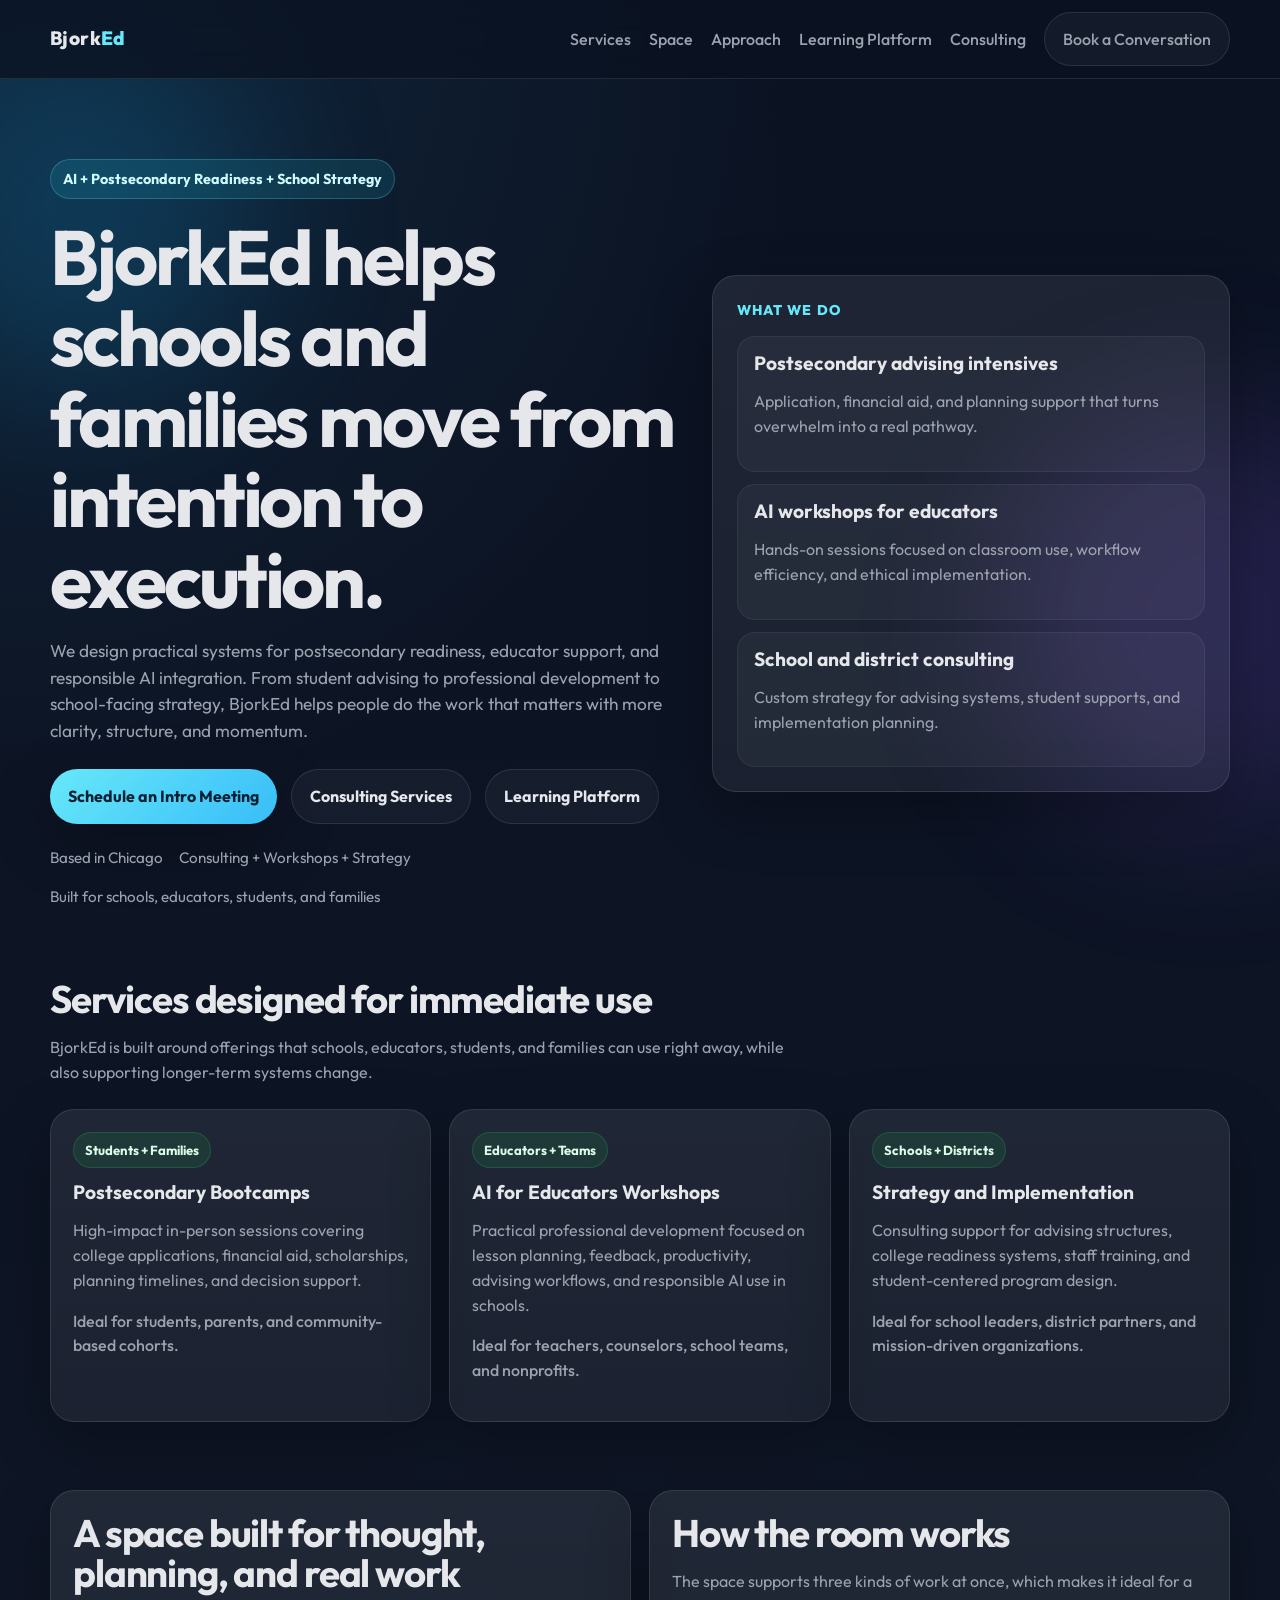
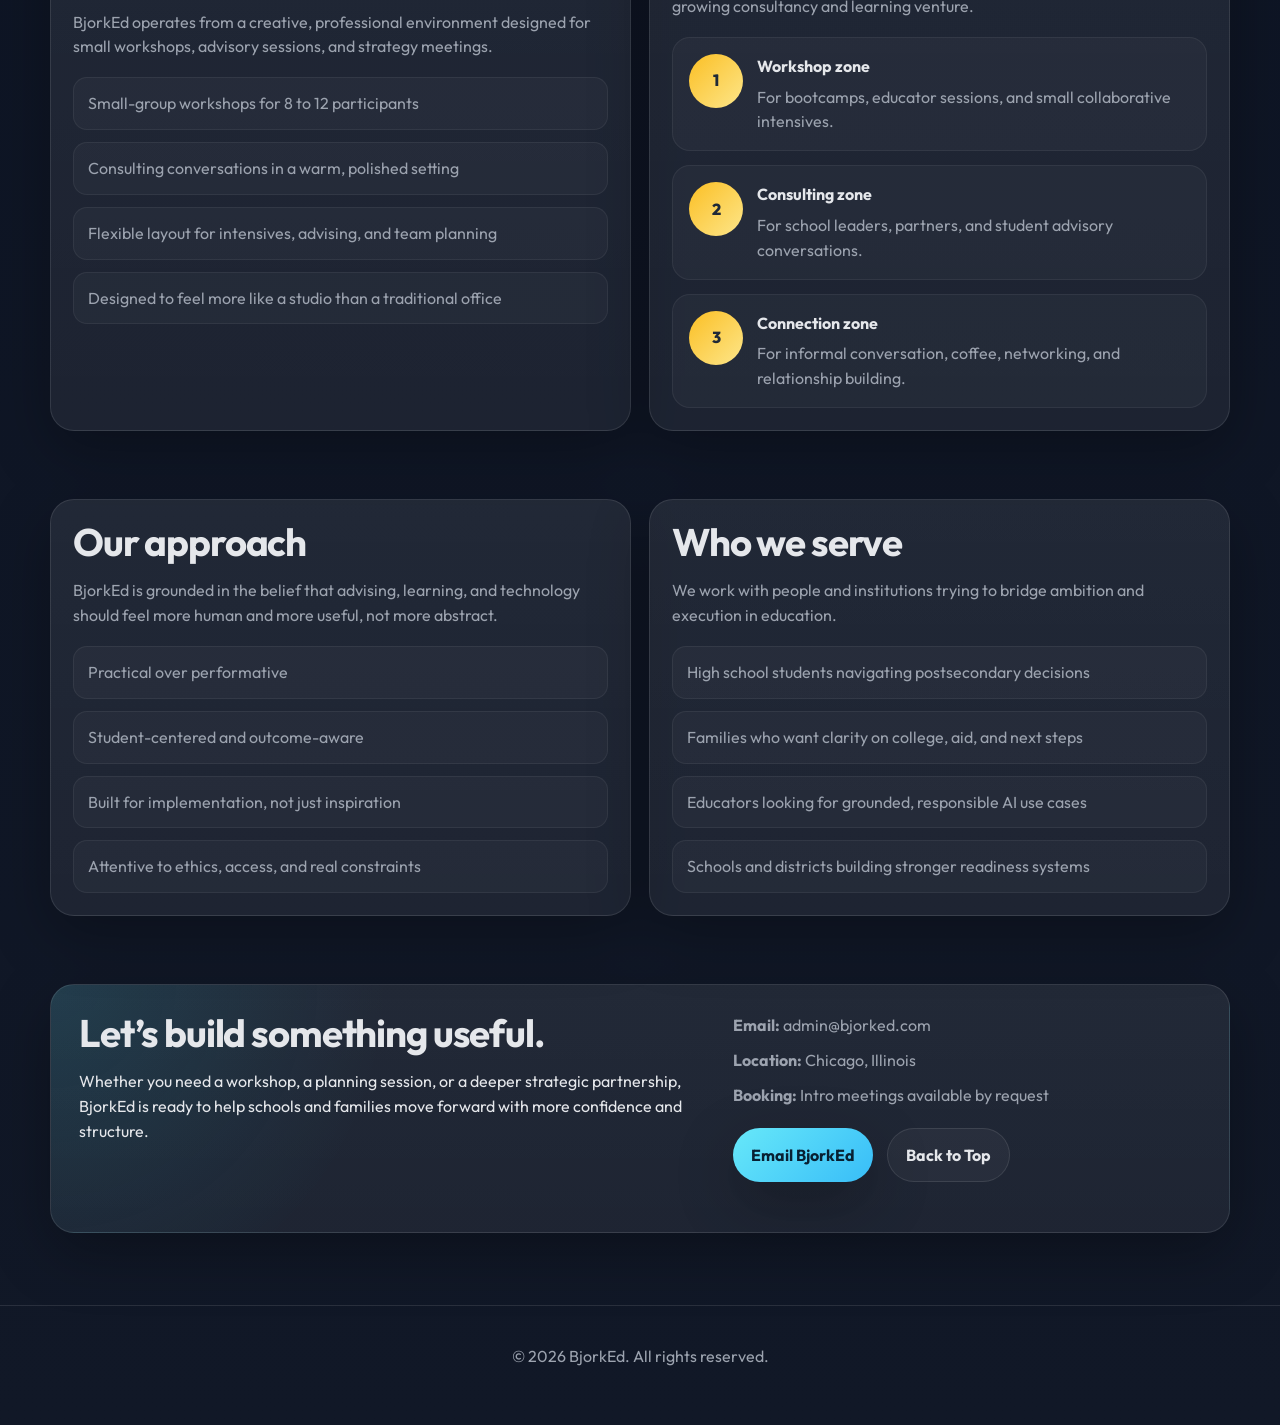
<file: index.html>
<!DOCTYPE html>
<html lang="en">
<head>
  <meta charset="UTF-8" />
  <meta name="viewport" content="width=device-width, initial-scale=1.0" />
  <meta
    name="description"
    content="BjorkEd helps schools, educators, students, and families navigate postsecondary readiness, AI integration, and practical advising systems."
  />
  <title>BjorkEd | AI + Postsecondary Readiness</title>

  <link rel="preconnect" href="https://fonts.googleapis.com" />
  <link rel="preconnect" href="https://fonts.gstatic.com" crossorigin />
  <link
    href="https://fonts.googleapis.com/css2?family=Outfit:wght@300;400;500;600;700;800&display=swap"
    rel="stylesheet"
  />
  <link rel="stylesheet" href="styles.css" />
</head>
<body>
  <div class="background-blob blob-1"></div>
  <div class="background-blob blob-2"></div>

  <nav class="nav">
    <div class="container nav-inner">
      <a class="brand" href="#top">Bjork<span>Ed</span></a>

      <button class="menu-toggle" id="menu-toggle" aria-label="Toggle menu" aria-expanded="false">
        ☰
      </button>

      <div class="nav-links" id="nav-links">
        <a href="#services">Services</a>
        <a href="#space">Space</a>
        <a href="#approach">Approach</a>
        <a href="./learning/">Learning Platform</a>
        <a href="./consulting/">Consulting</a>
        <a href="#contact" class="btn btn-secondary nav-cta">Book a Conversation</a>
      </div>
    </div>
  </nav>

  <main id="top">
    <section class="hero container">
      <div class="hero-grid">
        <div class="hero-copy">
          <div class="eyebrow">AI + Postsecondary Readiness + School Strategy</div>
          <h1>
            BjorkEd helps schools and families move from intention to execution.
          </h1>
          <p class="subtitle">
            We design practical systems for postsecondary readiness, educator support,
            and responsible AI integration. From student advising to professional
            development to school-facing strategy, BjorkEd helps people do the work that
            matters with more clarity, structure, and momentum.
          </p>

          <div class="hero-actions">
            <a href="#contact" class="btn btn-primary">Schedule an Intro Meeting</a>
            <a href="./consulting/" class="btn btn-secondary">Consulting Services</a>
            <a href="./learning/" class="btn btn-secondary">Learning Platform</a>
          </div>

          <div class="proof-points">
            <span>Based in Chicago</span>
            <span>Consulting + Workshops + Strategy</span>
            <span>Built for schools, educators, students, and families</span>
          </div>
        </div>

        <div class="hero-card">
          <div class="card-label">What we do</div>

          <div class="hero-service">
            <h3>Postsecondary advising intensives</h3>
            <p>
              Application, financial aid, and planning support that turns overwhelm into
              a real pathway.
            </p>
          </div>

          <div class="hero-service">
            <h3>AI workshops for educators</h3>
            <p>
              Hands-on sessions focused on classroom use, workflow efficiency, and
              ethical implementation.
            </p>
          </div>

          <div class="hero-service">
            <h3>School and district consulting</h3>
            <p>
              Custom strategy for advising systems, student supports, and implementation
              planning.
            </p>
          </div>
        </div>
      </div>
    </section>

    <section id="services" class="section container">
      <div class="section-head">
        <h2>Services designed for immediate use</h2>
        <p>
          BjorkEd is built around offerings that schools, educators, students, and
          families can use right away, while also supporting longer-term systems change.
        </p>
      </div>

      <div class="grid-3">
        <article class="card">
          <span class="tag">Students + Families</span>
          <h3>Postsecondary Bootcamps</h3>
          <p>
            High-impact in-person sessions covering college applications, financial aid,
            scholarships, planning timelines, and decision support.
          </p>
          <p class="card-note">
            Ideal for students, parents, and community-based cohorts.
          </p>
        </article>

        <article class="card">
          <span class="tag">Educators + Teams</span>
          <h3>AI for Educators Workshops</h3>
          <p>
            Practical professional development focused on lesson planning, feedback,
            productivity, advising workflows, and responsible AI use in schools.
          </p>
          <p class="card-note">
            Ideal for teachers, counselors, school teams, and nonprofits.
          </p>
        </article>

        <article class="card">
          <span class="tag">Schools + Districts</span>
          <h3>Strategy and Implementation</h3>
          <p>
            Consulting support for advising structures, college readiness systems, staff
            training, and student-centered program design.
          </p>
          <p class="card-note">
            Ideal for school leaders, district partners, and mission-driven organizations.
          </p>
        </article>
      </div>
    </section>

    <section id="space" class="section container">
      <div class="two-col">
        <article class="card">
          <div class="section-head compact">
            <h2>A space built for thought, planning, and real work</h2>
            <p>
              BjorkEd operates from a creative, professional environment designed for
              small workshops, advisory sessions, and strategy meetings.
            </p>
          </div>

          <ul class="feature-list">
            <li>Small-group workshops for 8 to 12 participants</li>
            <li>Consulting conversations in a warm, polished setting</li>
            <li>Flexible layout for intensives, advising, and team planning</li>
            <li>Designed to feel more like a studio than a traditional office</li>
          </ul>
        </article>

        <article class="card">
          <div class="section-head compact">
            <h2>How the room works</h2>
            <p>
              The space supports three kinds of work at once, which makes it ideal for a
              growing consultancy and learning venture.
            </p>
          </div>

          <div class="steps">
            <div class="step">
              <div class="step-number">1</div>
              <div>
                <strong>Workshop zone</strong>
                <p>For bootcamps, educator sessions, and small collaborative intensives.</p>
              </div>
            </div>

            <div class="step">
              <div class="step-number">2</div>
              <div>
                <strong>Consulting zone</strong>
                <p>For school leaders, partners, and student advisory conversations.</p>
              </div>
            </div>

            <div class="step">
              <div class="step-number">3</div>
              <div>
                <strong>Connection zone</strong>
                <p>For informal conversation, coffee, networking, and relationship building.</p>
              </div>
            </div>
          </div>
        </article>
      </div>
    </section>

    <section id="approach" class="section container">
      <div class="two-col">
        <article class="card">
          <div class="section-head compact">
            <h2>Our approach</h2>
            <p>
              BjorkEd is grounded in the belief that advising, learning, and technology
              should feel more human and more useful, not more abstract.
            </p>
          </div>

          <ul class="feature-list">
            <li>Practical over performative</li>
            <li>Student-centered and outcome-aware</li>
            <li>Built for implementation, not just inspiration</li>
            <li>Attentive to ethics, access, and real constraints</li>
          </ul>
        </article>

        <article class="card">
          <div class="section-head compact">
            <h2>Who we serve</h2>
            <p>
              We work with people and institutions trying to bridge ambition and execution
              in education.
            </p>
          </div>

          <ul class="feature-list">
            <li>High school students navigating postsecondary decisions</li>
            <li>Families who want clarity on college, aid, and next steps</li>
            <li>Educators looking for grounded, responsible AI use cases</li>
            <li>Schools and districts building stronger readiness systems</li>
          </ul>
        </article>
      </div>
    </section>

    <section id="contact" class="section container contact-section">
      <div class="cta-box">
        <div>
          <h2>Let’s build something useful.</h2>
          <p>
            Whether you need a workshop, a planning session, or a deeper strategic
            partnership, BjorkEd is ready to help schools and families move forward with
            more confidence and structure.
          </p>
        </div>

        <div class="contact-panel">
          <ul class="contact-list">
            <li><strong>Email:</strong> admin@bjorked.com</li>
            <li><strong>Location:</strong> Chicago, Illinois</li>
            <li><strong>Booking:</strong> Intro meetings available by request</li>
          </ul>

          <div class="hero-actions">
            <a
              class="btn btn-primary"
              href="mailto:admin@bjorked.com?subject=BjorkEd%20Inquiry"
            >
              Email BjorkEd
            </a>
            <a class="btn btn-secondary" href="#top">Back to Top</a>
          </div>
        </div>
      </div>
    </section>
  </main>

  <footer>
    <p>&copy; <span id="year"></span> BjorkEd. All rights reserved.</p>
  </footer>

  <script src="script.js"></script>
</body>
</html>
</file>
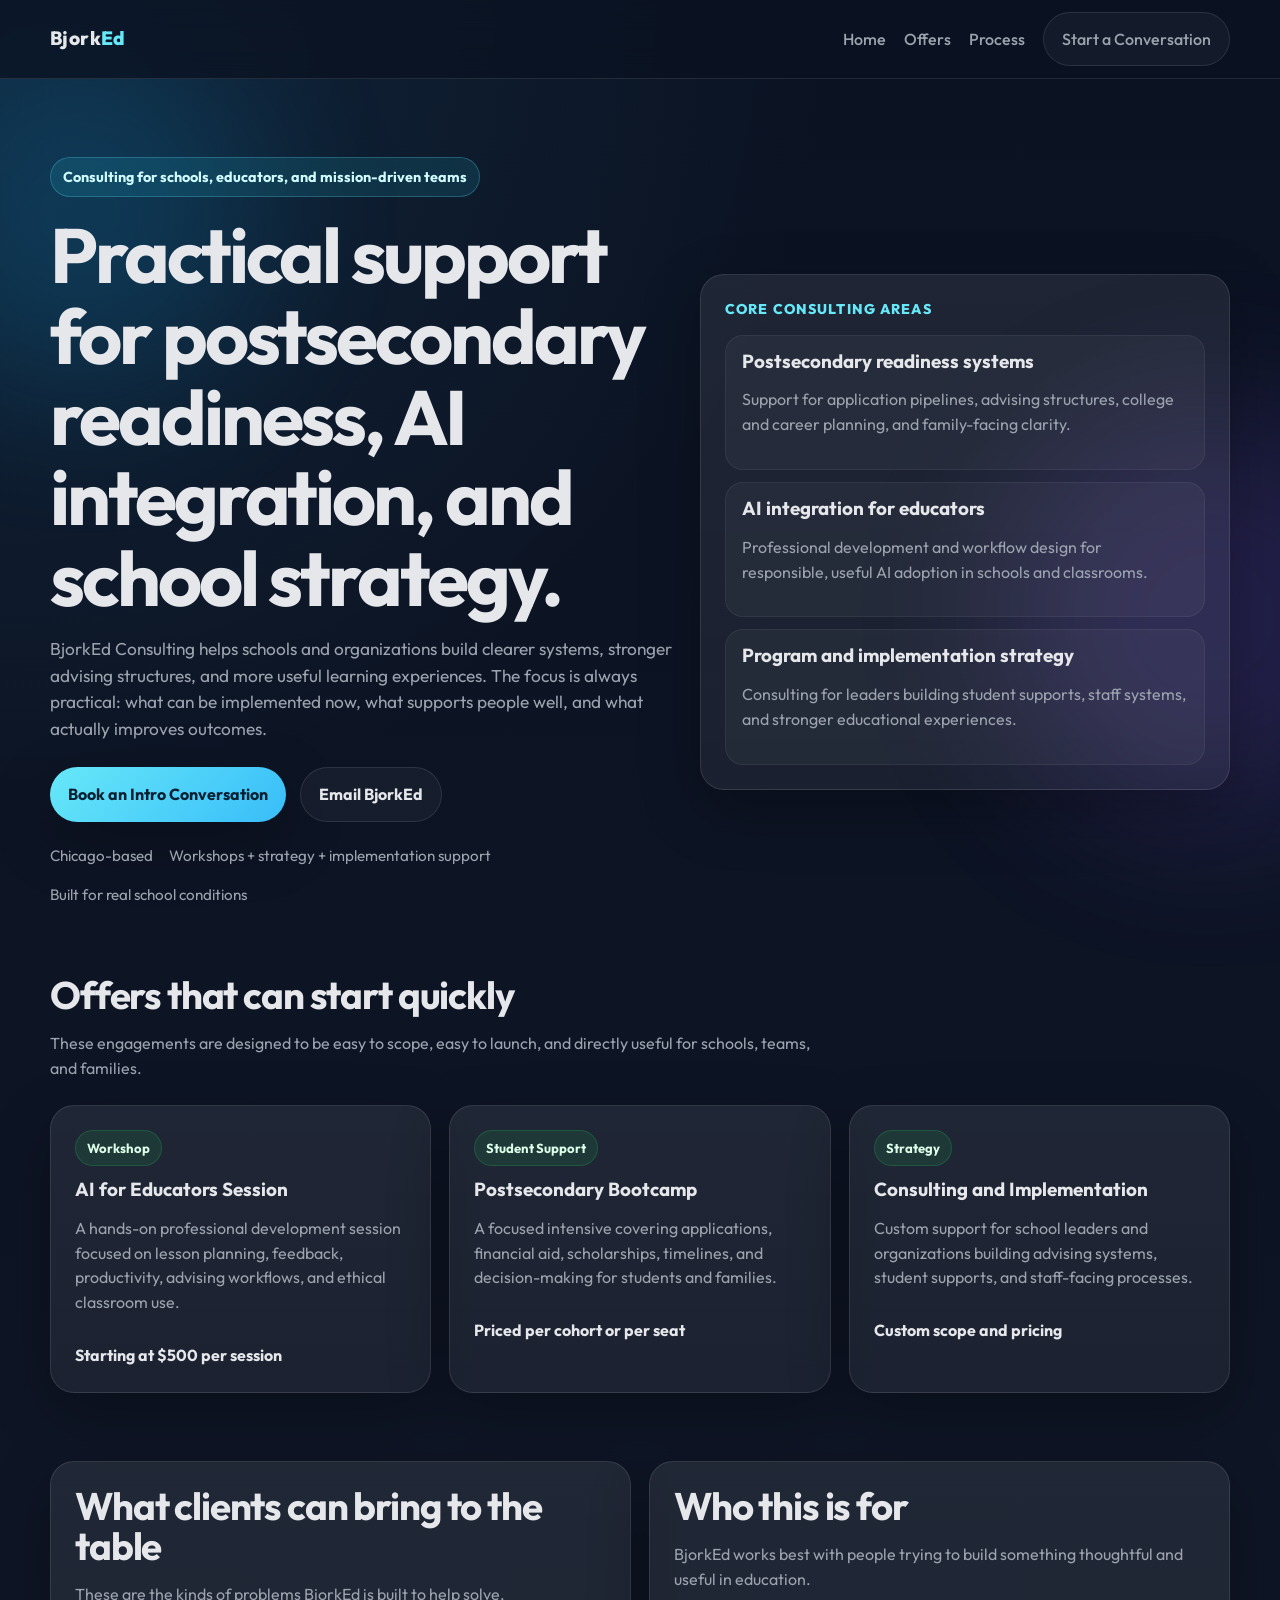
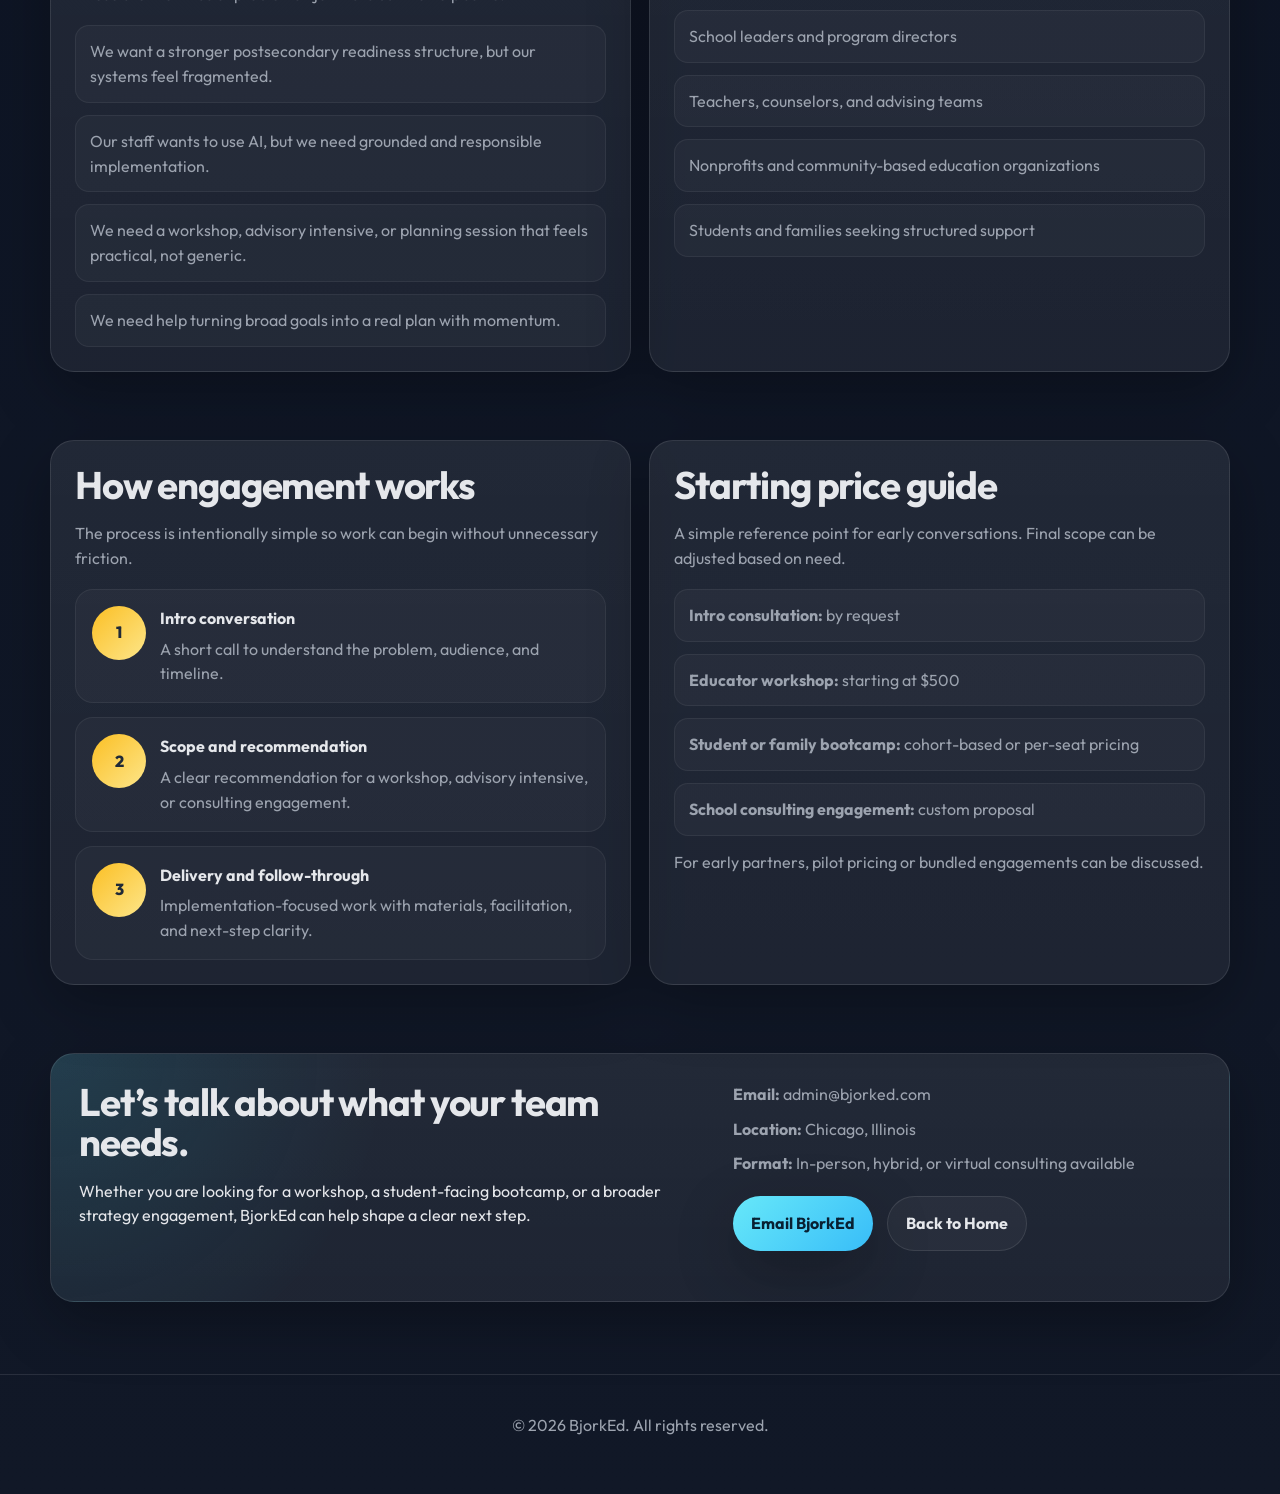
<file: consulting/index.html>
<!DOCTYPE html>
<html lang="en">
<head>
  <meta charset="UTF-8" />
  <meta name="viewport" content="width=device-width, initial-scale=1.0" />
  <meta
    name="description"
    content="BjorkEd consulting supports schools, educators, and mission-driven organizations with postsecondary readiness strategy, AI integration, workshops, and implementation support."
  />
  <title>BjorkEd Consulting | Strategy, Workshops, and School Support</title>

  <link rel="preconnect" href="https://fonts.googleapis.com" />
  <link rel="preconnect" href="https://fonts.gstatic.com" crossorigin />
  <link
    href="https://fonts.googleapis.com/css2?family=Outfit:wght@300;400;500;600;700;800&display=swap"
    rel="stylesheet"
  />
  <style>
    :root {
      --bg: #0b1222;
      --bg-2: #111827;
      --panel: rgba(255, 255, 255, 0.06);
      --panel-strong: rgba(255, 255, 255, 0.08);
      --line: rgba(255, 255, 255, 0.1);
      --text: #e5e7eb;
      --muted: #9ca3af;
      --accent: #67e8f9;
      --accent-2: #38bdf8;
      --green: #22c55e;
      --gold: #fbbf24;
      --shadow: 0 20px 60px rgba(0, 0, 0, 0.28);
      --radius: 24px;
      --max-width: 1180px;
    }

    * { box-sizing: border-box; }
    html { scroll-behavior: smooth; }
    body {
      margin: 0;
      font-family: "Outfit", sans-serif;
      background:
        radial-gradient(circle at top left, rgba(56, 189, 248, 0.12), transparent 25%),
        linear-gradient(180deg, var(--bg) 0%, var(--bg-2) 100%);
      color: var(--text);
      line-height: 1.55;
      overflow-x: hidden;
    }

    a { color: inherit; text-decoration: none; }

    .container {
      width: min(calc(100% - 32px), var(--max-width));
      margin: 0 auto;
    }

    .background-blob {
      position: fixed;
      border-radius: 999px;
      filter: blur(80px);
      opacity: 0.18;
      z-index: -1;
      pointer-events: none;
    }

    .blob-1 {
      width: 360px;
      height: 360px;
      background: #0ea5e9;
      top: 4%;
      left: -100px;
    }

    .blob-2 {
      width: 420px;
      height: 420px;
      background: #8b5cf6;
      right: -140px;
      bottom: 8%;
    }

    .nav {
      position: sticky;
      top: 0;
      z-index: 100;
      backdrop-filter: blur(16px);
      background: rgba(11, 18, 34, 0.78);
      border-bottom: 1px solid var(--line);
    }

    .nav-inner {
      display: flex;
      align-items: center;
      justify-content: space-between;
      gap: 20px;
      min-height: 78px;
    }

    .brand {
      font-size: 1.2rem;
      font-weight: 800;
      letter-spacing: 0.02em;
    }

    .brand span { color: var(--accent); }

    .nav-links {
      display: flex;
      align-items: center;
      gap: 18px;
      flex-wrap: wrap;
    }

    .nav-links a {
      color: var(--muted);
      font-weight: 500;
      transition: color 0.2s ease;
    }

    .nav-links a:hover { color: var(--text); }

    .menu-toggle {
      display: none;
      border: 1px solid var(--line);
      background: rgba(255, 255, 255, 0.04);
      color: var(--text);
      border-radius: 14px;
      padding: 10px 12px;
      font-size: 1.1rem;
      cursor: pointer;
    }

    .btn {
      display: inline-flex;
      align-items: center;
      justify-content: center;
      gap: 10px;
      padding: 14px 18px;
      border-radius: 999px;
      font-weight: 700;
      transition: transform 0.2s ease, border-color 0.2s ease, background 0.2s ease;
    }

    .btn:hover { transform: translateY(-1px); }

    .btn-primary {
      color: #082032;
      background: linear-gradient(135deg, var(--accent), var(--accent-2));
      box-shadow: var(--shadow);
    }

    .btn-secondary {
      color: var(--text);
      background: rgba(255, 255, 255, 0.04);
      border: 1px solid var(--line);
    }

    h1, h2, h3 {
      margin: 0 0 14px;
      line-height: 1.05;
    }

    h1 {
      font-size: clamp(2.7rem, 6vw, 4.8rem);
      letter-spacing: -0.04em;
    }

    h2 {
      font-size: clamp(1.8rem, 3vw, 2.5rem);
      letter-spacing: -0.03em;
    }

    h3 { font-size: 1.18rem; }

    .hero {
      padding: 78px 0 34px;
    }

    .hero-grid {
      display: grid;
      grid-template-columns: 1.08fr 0.92fr;
      gap: 28px;
      align-items: center;
    }

    .eyebrow {
      display: inline-block;
      margin-bottom: 18px;
      padding: 8px 12px;
      font-size: 0.9rem;
      font-weight: 700;
      border-radius: 999px;
      color: #cffafe;
      background: rgba(34, 211, 238, 0.12);
      border: 1px solid rgba(103, 232, 249, 0.24);
    }

    .subtitle,
    .section-head p,
    .card p,
    .feature-list li,
    .note,
    .step p,
    .contact-list li,
    .hero-panel p,
    .audience-list li,
    .price-list li {
      color: var(--muted);
    }

    .subtitle {
      max-width: 720px;
      font-size: 1.08rem;
      margin-bottom: 24px;
    }

    .hero-actions,
    .button-row {
      display: flex;
      gap: 14px;
      flex-wrap: wrap;
      margin-bottom: 22px;
    }

    .proof-points {
      display: flex;
      flex-wrap: wrap;
      gap: 16px;
      color: var(--muted);
      font-size: 0.95rem;
    }

    .hero-panel,
    .card,
    .cta-box {
      border: 1px solid var(--line);
      background: linear-gradient(180deg, var(--panel-strong), var(--panel));
      border-radius: var(--radius);
      box-shadow: var(--shadow);
    }

    .hero-panel,
    .card { padding: 24px; }

    .card-label {
      font-size: 0.88rem;
      text-transform: uppercase;
      letter-spacing: 0.08em;
      font-weight: 800;
      color: var(--accent);
      margin-bottom: 14px;
    }

    .panel-block {
      padding: 16px;
      border-radius: 18px;
      border: 1px solid rgba(255, 255, 255, 0.06);
      background: rgba(255, 255, 255, 0.04);
      margin-bottom: 12px;
    }

    .panel-block:last-child { margin-bottom: 0; }

    .section { padding: 34px 0; }

    .section-head {
      max-width: 760px;
      margin-bottom: 24px;
    }

    .section-head.compact { margin-bottom: 18px; }

    .grid-3,
    .grid-2 {
      display: grid;
      gap: 18px;
    }

    .grid-3 { grid-template-columns: repeat(3, 1fr); }
    .grid-2 { grid-template-columns: 1fr 1fr; }

    .tag {
      display: inline-block;
      margin-bottom: 14px;
      padding: 7px 11px;
      border-radius: 999px;
      font-size: 0.82rem;
      font-weight: 700;
      color: #dcfce7;
      background: rgba(34, 197, 94, 0.12);
      border: 1px solid rgba(34, 197, 94, 0.22);
    }

    .price {
      display: inline-block;
      margin-top: 12px;
      font-weight: 700;
      color: var(--text);
    }

    .feature-list,
    .audience-list,
    .price-list,
    .contact-list {
      list-style: none;
      padding: 0;
      margin: 0;
    }

    .feature-list,
    .audience-list,
    .price-list {
      display: grid;
      gap: 12px;
    }

    .feature-list li,
    .audience-list li,
    .price-list li {
      padding: 13px 14px;
      border-radius: 14px;
      border: 1px solid rgba(255, 255, 255, 0.06);
      background: rgba(255, 255, 255, 0.03);
    }

    .steps {
      display: grid;
      gap: 14px;
    }

    .step {
      display: grid;
      grid-template-columns: 54px 1fr;
      gap: 14px;
      padding: 16px;
      border-radius: 18px;
      border: 1px solid rgba(255, 255, 255, 0.06);
      background: rgba(255, 255, 255, 0.03);
    }

    .step-number {
      width: 54px;
      height: 54px;
      display: grid;
      place-items: center;
      border-radius: 50%;
      font-weight: 800;
      color: #1f2937;
      background: linear-gradient(135deg, var(--gold), #fde68a);
    }

    .step p { margin: 6px 0 0; }

    .cta-box {
      padding: 28px;
      display: grid;
      grid-template-columns: 1.15fr 0.85fr;
      gap: 20px;
      background:
        radial-gradient(circle at top left, rgba(34, 211, 238, 0.12), transparent 28%),
        linear-gradient(180deg, var(--panel-strong), var(--panel));
    }

    .contact-panel {
      display: flex;
      flex-direction: column;
      justify-content: center;
    }

    .contact-list {
      display: grid;
      gap: 10px;
      margin-bottom: 20px;
    }

    footer {
      padding: 22px 16px 40px;
      text-align: center;
      color: var(--muted);
      border-top: 1px solid var(--line);
    }

    @media (max-width: 980px) {
      .hero-grid,
      .grid-3,
      .grid-2,
      .cta-box {
        grid-template-columns: 1fr;
      }
    }

    @media (max-width: 760px) {
      .menu-toggle {
        display: inline-flex;
      }

      .nav-inner {
        align-items: flex-start;
        flex-wrap: wrap;
        padding: 14px 0;
      }

      .nav-links {
        display: none;
        width: 100%;
        flex-direction: column;
        align-items: flex-start;
        gap: 14px;
        padding-top: 12px;
      }

      .nav-links.open { display: flex; }
      .hero { padding-top: 56px; }
      .hero-actions, .button-row { flex-direction: column; }
      .hero-actions .btn, .button-row .btn { width: 100%; }
      .proof-points { flex-direction: column; gap: 10px; }
    }
  </style>
</head>
<body>
  <div class="background-blob blob-1"></div>
  <div class="background-blob blob-2"></div>

  <nav class="nav">
    <div class="container nav-inner">
      <a class="brand" href="../index.html">Bjork<span>Ed</span></a>

      <button class="menu-toggle" id="menu-toggle" aria-label="Toggle menu" aria-expanded="false">
        ☰
      </button>

      <div class="nav-links" id="nav-links">
        <a href="../index.html">Home</a>
        <a href="#offers">Offers</a>
        <a href="#process">Process</a>
        <a href="#contact" class="btn btn-secondary">Start a Conversation</a>
      </div>
    </div>
  </nav>

  <main>
    <section class="hero container">
      <div class="hero-grid">
        <div>
          <div class="eyebrow">Consulting for schools, educators, and mission-driven teams</div>
          <h1>Practical support for postsecondary readiness, AI integration, and school strategy.</h1>
          <p class="subtitle">
            BjorkEd Consulting helps schools and organizations build clearer systems, stronger advising structures, and more useful learning experiences. The focus is always practical: what can be implemented now, what supports people well, and what actually improves outcomes.
          </p>
          <div class="hero-actions">
            <a href="#contact" class="btn btn-primary">Book an Intro Conversation</a>
            <a href="mailto:hello@bjorked.com?subject=BjorkEd%20Consulting%20Inquiry" class="btn btn-secondary">Email BjorkEd</a>
          </div>
          <div class="proof-points">
            <span>Chicago-based</span>
            <span>Workshops + strategy + implementation support</span>
            <span>Built for real school conditions</span>
          </div>
        </div>

        <div class="hero-panel">
          <div class="card-label">Core consulting areas</div>
          <div class="panel-block">
            <h3>Postsecondary readiness systems</h3>
            <p>Support for application pipelines, advising structures, college and career planning, and family-facing clarity.</p>
          </div>
          <div class="panel-block">
            <h3>AI integration for educators</h3>
            <p>Professional development and workflow design for responsible, useful AI adoption in schools and classrooms.</p>
          </div>
          <div class="panel-block">
            <h3>Program and implementation strategy</h3>
            <p>Consulting for leaders building student supports, staff systems, and stronger educational experiences.</p>
          </div>
        </div>
      </div>
    </section>

    <section id="offers" class="section container">
      <div class="section-head">
        <h2>Offers that can start quickly</h2>
        <p>These engagements are designed to be easy to scope, easy to launch, and directly useful for schools, teams, and families.</p>
      </div>

      <div class="grid-3">
        <article class="card">
          <span class="tag">Workshop</span>
          <h3>AI for Educators Session</h3>
          <p>
            A hands-on professional development session focused on lesson planning, feedback, productivity, advising workflows, and ethical classroom use.
          </p>
          <span class="price">Starting at $500 per session</span>
        </article>

        <article class="card">
          <span class="tag">Student Support</span>
          <h3>Postsecondary Bootcamp</h3>
          <p>
            A focused intensive covering applications, financial aid, scholarships, timelines, and decision-making for students and families.
          </p>
          <span class="price">Priced per cohort or per seat</span>
        </article>

        <article class="card">
          <span class="tag">Strategy</span>
          <h3>Consulting and Implementation</h3>
          <p>
            Custom support for school leaders and organizations building advising systems, student supports, and staff-facing processes.
          </p>
          <span class="price">Custom scope and pricing</span>
        </article>
      </div>
    </section>

    <section class="section container">
      <div class="grid-2">
        <article class="card">
          <div class="section-head compact">
            <h2>What clients can bring to the table</h2>
            <p>These are the kinds of problems BjorkEd is built to help solve.</p>
          </div>
          <ul class="audience-list">
            <li>We want a stronger postsecondary readiness structure, but our systems feel fragmented.</li>
            <li>Our staff wants to use AI, but we need grounded and responsible implementation.</li>
            <li>We need a workshop, advisory intensive, or planning session that feels practical, not generic.</li>
            <li>We need help turning broad goals into a real plan with momentum.</li>
          </ul>
        </article>

        <article class="card">
          <div class="section-head compact">
            <h2>Who this is for</h2>
            <p>BjorkEd works best with people trying to build something thoughtful and useful in education.</p>
          </div>
          <ul class="feature-list">
            <li>School leaders and program directors</li>
            <li>Teachers, counselors, and advising teams</li>
            <li>Nonprofits and community-based education organizations</li>
            <li>Students and families seeking structured support</li>
          </ul>
        </article>
      </div>
    </section>

    <section id="process" class="section container">
      <div class="grid-2">
        <article class="card">
          <div class="section-head compact">
            <h2>How engagement works</h2>
            <p>The process is intentionally simple so work can begin without unnecessary friction.</p>
          </div>
          <div class="steps">
            <div class="step">
              <div class="step-number">1</div>
              <div>
                <strong>Intro conversation</strong>
                <p>A short call to understand the problem, audience, and timeline.</p>
              </div>
            </div>
            <div class="step">
              <div class="step-number">2</div>
              <div>
                <strong>Scope and recommendation</strong>
                <p>A clear recommendation for a workshop, advisory intensive, or consulting engagement.</p>
              </div>
            </div>
            <div class="step">
              <div class="step-number">3</div>
              <div>
                <strong>Delivery and follow-through</strong>
                <p>Implementation-focused work with materials, facilitation, and next-step clarity.</p>
              </div>
            </div>
          </div>
        </article>

        <article class="card">
          <div class="section-head compact">
            <h2>Starting price guide</h2>
            <p>A simple reference point for early conversations. Final scope can be adjusted based on need.</p>
          </div>
          <ul class="price-list">
            <li><strong>Intro consultation:</strong> by request</li>
            <li><strong>Educator workshop:</strong> starting at $500</li>
            <li><strong>Student or family bootcamp:</strong> cohort-based or per-seat pricing</li>
            <li><strong>School consulting engagement:</strong> custom proposal</li>
          </ul>
          <p class="note" style="margin-top: 14px;">For early partners, pilot pricing or bundled engagements can be discussed.</p>
        </article>
      </div>
    </section>

    <section id="contact" class="section container" style="padding-bottom:72px;">
      <div class="cta-box">
        <div>
          <h2>Let’s talk about what your team needs.</h2>
          <p>
            Whether you are looking for a workshop, a student-facing bootcamp, or a broader strategy engagement, BjorkEd can help shape a clear next step.
          </p>
        </div>
        <div class="contact-panel">
          <ul class="contact-list">
            <li><strong>Email:</strong> admin@bjorked.com</li>
            <li><strong>Location:</strong> Chicago, Illinois</li>
            <li><strong>Format:</strong> In-person, hybrid, or virtual consulting available</li>
          </ul>
          <div class="button-row">
            <a class="btn btn-primary" href="mailto:admin@bjorked.com?subject=BjorkEd%20Consulting%20Inquiry">Email BjorkEd</a>
            <a class="btn btn-secondary" href="../index.html">Back to Home</a>
          </div>
        </div>
      </div>
    </section>
  </main>

  <footer>
    <p>&copy; <span id="year"></span> BjorkEd. All rights reserved.</p>
  </footer>

  <script>
    const yearEl = document.getElementById("year");
    if (yearEl) yearEl.textContent = new Date().getFullYear();

    const menuToggle = document.getElementById("menu-toggle");
    const navLinks = document.getElementById("nav-links");

    if (menuToggle && navLinks) {
      menuToggle.addEventListener("click", () => {
        const isOpen = navLinks.classList.toggle("open");
        menuToggle.setAttribute("aria-expanded", String(isOpen));
      });

      navLinks.querySelectorAll("a").forEach((link) => {
        link.addEventListener("click", () => {
          navLinks.classList.remove("open");
          menuToggle.setAttribute("aria-expanded", "false");
        });
      });
    }
  </script>
</body>
</html>
</file>
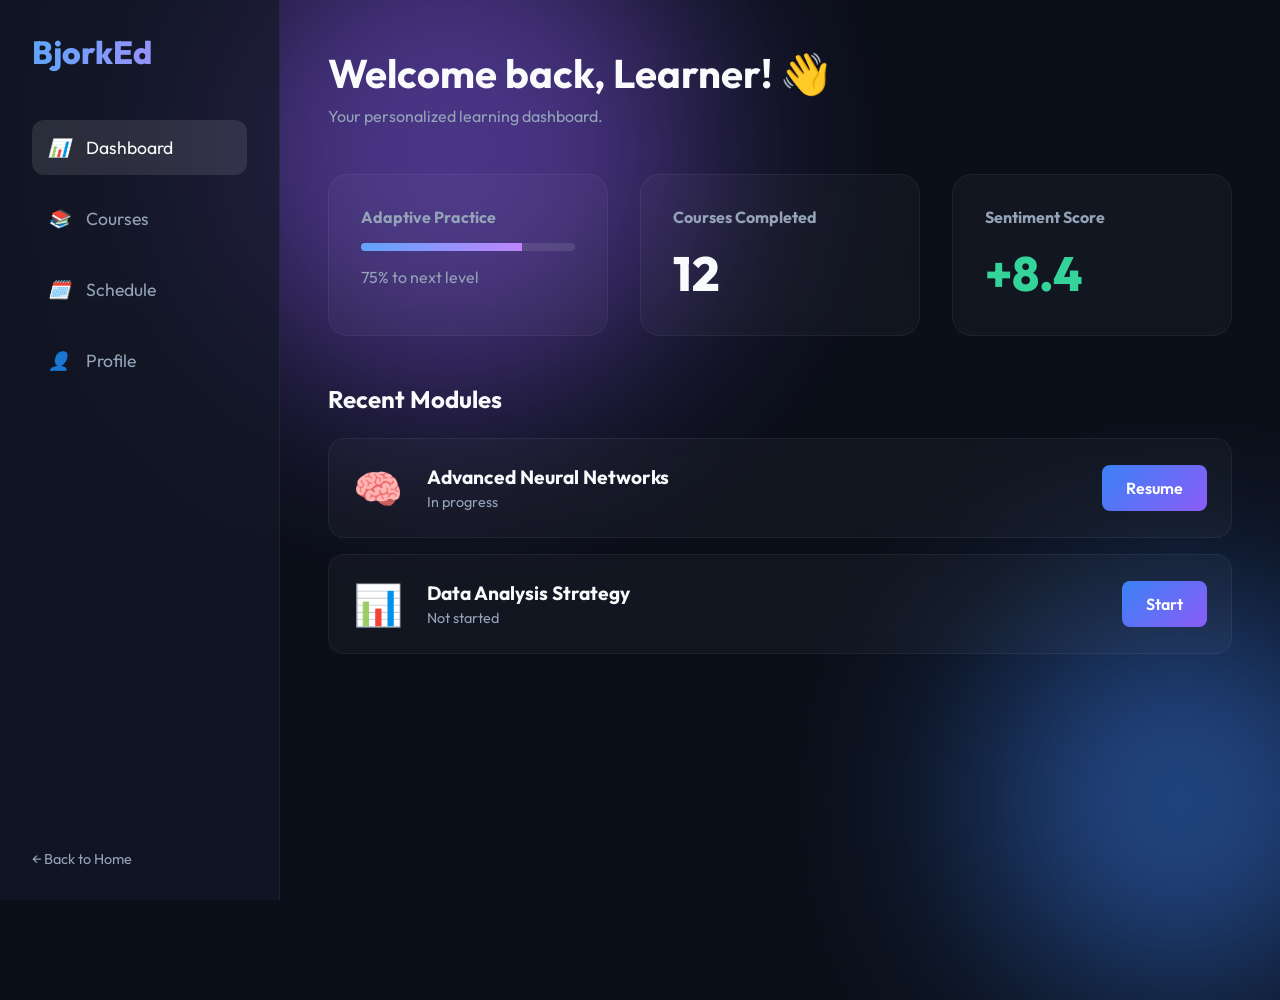
<file: learning/index.html>
<!DOCTYPE html>
<html lang="en">
<head>
    <meta charset="UTF-8">
    <meta name="viewport" content="width=device-width, initial-scale=1.0">
    <title>Learning Platform | BjorkEd</title>
    <link href="https://fonts.googleapis.com/css2?family=Outfit:wght@300;400;600;800&display=swap" rel="stylesheet">
    <link rel="stylesheet" href="styles.css">
</head>
<body>
    <div class="blob blob-1"></div>
    <div class="blob blob-2"></div>
    
    <nav class="sidebar">
        <div class="logo">BjorkEd</div>
        <ul class="nav-links">
            <li><a href="#" class="active"><i class="icon">📊</i> Dashboard</a></li>
            <li><a href="#"><i class="icon">📚</i> Courses</a></li>
            <li><a href="#"><i class="icon">🗓️</i> Schedule</a></li>
            <li><a href="#"><i class="icon">👤</i> Profile</a></li>
        </ul>
        <a href="/" class="back-link">← Back to Home</a>
    </nav>

    <main class="dashboard">
        <header>
            <h1>Welcome back, Learner! 👋</h1>
            <p>Your personalized learning dashboard.</p>
        </header>

        <section class="stats-grid">
            <div class="stat-card">
                <h3>Adaptive Practice</h3>
                <div class="progress-bar"><div class="fill" style="width: 75%"></div></div>
                <p>75% to next level</p>
            </div>
            <div class="stat-card">
                <h3>Courses Completed</h3>
                <div class="number">12</div>
            </div>
            <div class="stat-card">
                <h3>Sentiment Score</h3>
                <div class="number positive">+8.4</div>
            </div>
        </section>

        <section class="recent-modules">
            <h2>Recent Modules</h2>
            <div class="module-list">
                <div class="module-item">
                    <span class="module-icon">🧠</span>
                    <div>
                        <h4>Advanced Neural Networks</h4>
                        <p>In progress</p>
                    </div>
                    <button class="btn">Resume</button>
                </div>
                <div class="module-item">
                    <span class="module-icon">📊</span>
                    <div>
                        <h4>Data Analysis Strategy</h4>
                        <p>Not started</p>
                    </div>
                    <button class="btn">Start</button>
                </div>
            </div>
        </section>
    </main>
</body>
</html>
</file>
<file: styles.css>
:root {
  --bg: #0b1222;
  --bg-2: #111827;
  --panel: rgba(255, 255, 255, 0.06);
  --panel-strong: rgba(255, 255, 255, 0.08);
  --line: rgba(255, 255, 255, 0.1);
  --text: #e5e7eb;
  --muted: #9ca3af;
  --accent: #67e8f9;
  --accent-2: #38bdf8;
  --green: #22c55e;
  --gold: #fbbf24;
  --shadow: 0 20px 60px rgba(0, 0, 0, 0.28);
  --radius: 24px;
  --max-width: 1180px;
}

* {
  box-sizing: border-box;
}

html {
  scroll-behavior: smooth;
}

body {
  margin: 0;
  font-family: "Outfit", sans-serif;
  background:
    radial-gradient(circle at top left, rgba(56, 189, 248, 0.12), transparent 25%),
    linear-gradient(180deg, var(--bg) 0%, var(--bg-2) 100%);
  color: var(--text);
  line-height: 1.55;
  overflow-x: hidden;
}

a {
  color: inherit;
  text-decoration: none;
}

.container {
  width: min(calc(100% - 32px), var(--max-width));
  margin: 0 auto;
}

.background-blob {
  position: fixed;
  border-radius: 999px;
  filter: blur(80px);
  opacity: 0.18;
  z-index: -1;
  pointer-events: none;
}

.blob-1 {
  width: 360px;
  height: 360px;
  background: #0ea5e9;
  top: 4%;
  left: -100px;
}

.blob-2 {
  width: 420px;
  height: 420px;
  background: #8b5cf6;
  right: -140px;
  bottom: 8%;
}

.nav {
  position: sticky;
  top: 0;
  z-index: 100;
  backdrop-filter: blur(16px);
  background: rgba(11, 18, 34, 0.78);
  border-bottom: 1px solid var(--line);
}

.nav-inner {
  display: flex;
  align-items: center;
  justify-content: space-between;
  gap: 20px;
  min-height: 78px;
}

.brand {
  font-size: 1.2rem;
  font-weight: 800;
  letter-spacing: 0.02em;
}

.brand span {
  color: var(--accent);
}

.nav-links {
  display: flex;
  align-items: center;
  gap: 18px;
  flex-wrap: wrap;
}

.nav-links a {
  color: var(--muted);
  font-weight: 500;
  transition: color 0.2s ease;
}

.nav-links a:hover {
  color: var(--text);
}

.menu-toggle {
  display: none;
  border: 1px solid var(--line);
  background: rgba(255, 255, 255, 0.04);
  color: var(--text);
  border-radius: 14px;
  padding: 10px 12px;
  font-size: 1.1rem;
  cursor: pointer;
}

.hero {
  padding: 80px 0 36px;
}

.hero-grid {
  display: grid;
  grid-template-columns: 1.1fr 0.9fr;
  gap: 28px;
  align-items: center;
}

.eyebrow {
  display: inline-block;
  margin-bottom: 18px;
  padding: 8px 12px;
  font-size: 0.9rem;
  font-weight: 700;
  border-radius: 999px;
  color: #cffafe;
  background: rgba(34, 211, 238, 0.12);
  border: 1px solid rgba(103, 232, 249, 0.24);
}

h1,
h2,
h3 {
  margin: 0 0 14px;
  line-height: 1.05;
}

h1 {
  font-size: clamp(2.8rem, 6vw, 5rem);
  letter-spacing: -0.04em;
}

h2 {
  font-size: clamp(1.8rem, 3vw, 2.6rem);
  letter-spacing: -0.03em;
}

h3 {
  font-size: 1.2rem;
}

.subtitle,
.section-head p,
.card p,
.feature-list li,
.step p,
.contact-list li,
.card-note,
.hero-service p {
  color: var(--muted);
}

.subtitle {
  max-width: 720px;
  font-size: 1.08rem;
  margin-bottom: 24px;
}

.hero-actions {
  display: flex;
  gap: 14px;
  flex-wrap: wrap;
  margin-bottom: 22px;
}

.btn {
  display: inline-flex;
  align-items: center;
  justify-content: center;
  gap: 10px;
  padding: 14px 18px;
  border-radius: 999px;
  font-weight: 700;
  transition: transform 0.2s ease, border-color 0.2s ease, background 0.2s ease;
}

.btn:hover {
  transform: translateY(-1px);
}

.btn-primary {
  color: #082032;
  background: linear-gradient(135deg, var(--accent), var(--accent-2));
  box-shadow: var(--shadow);
}

.btn-secondary {
  color: var(--text);
  background: rgba(255, 255, 255, 0.04);
  border: 1px solid var(--line);
}

.proof-points {
  display: flex;
  flex-wrap: wrap;
  gap: 16px;
  color: var(--muted);
  font-size: 0.95rem;
}

.hero-card,
.card,
.cta-box {
  border: 1px solid var(--line);
  background: linear-gradient(180deg, var(--panel-strong), var(--panel));
  border-radius: var(--radius);
  box-shadow: var(--shadow);
}

.hero-card {
  padding: 24px;
}

.card-label {
  font-size: 0.88rem;
  text-transform: uppercase;
  letter-spacing: 0.08em;
  font-weight: 800;
  color: var(--accent);
  margin-bottom: 14px;
}

.hero-service {
  padding: 16px;
  border-radius: 18px;
  border: 1px solid rgba(255, 255, 255, 0.06);
  background: rgba(255, 255, 255, 0.04);
  margin-bottom: 12px;
}

.hero-service:last-child {
  margin-bottom: 0;
}

.section {
  padding: 34px 0;
}

.section-head {
  max-width: 760px;
  margin-bottom: 24px;
}

.section-head.compact {
  margin-bottom: 18px;
}

.grid-3 {
  display: grid;
  grid-template-columns: repeat(3, 1fr);
  gap: 18px;
}

.card {
  padding: 22px;
}

.tag {
  display: inline-block;
  margin-bottom: 14px;
  padding: 7px 11px;
  border-radius: 999px;
  font-size: 0.82rem;
  font-weight: 700;
  color: #dcfce7;
  background: rgba(34, 197, 94, 0.12);
  border: 1px solid rgba(34, 197, 94, 0.22);
}

.card-note {
  margin-top: 10px;
  font-weight: 500;
}

.two-col {
  display: grid;
  grid-template-columns: 1fr 1fr;
  gap: 18px;
}

.feature-list,
.contact-list {
  list-style: none;
  padding: 0;
  margin: 0;
}

.feature-list {
  display: grid;
  gap: 12px;
}

.feature-list li {
  padding: 13px 14px;
  border-radius: 14px;
  border: 1px solid rgba(255, 255, 255, 0.06);
  background: rgba(255, 255, 255, 0.03);
}

.steps {
  display: grid;
  gap: 14px;
}

.step {
  display: grid;
  grid-template-columns: 54px 1fr;
  gap: 14px;
  padding: 16px;
  border-radius: 18px;
  border: 1px solid rgba(255, 255, 255, 0.06);
  background: rgba(255, 255, 255, 0.03);
}

.step-number {
  width: 54px;
  height: 54px;
  display: grid;
  place-items: center;
  border-radius: 50%;
  font-weight: 800;
  color: #1f2937;
  background: linear-gradient(135deg, var(--gold), #fde68a);
}

.step p {
  margin: 6px 0 0;
}

.contact-section {
  padding-bottom: 72px;
}

.cta-box {
  padding: 28px;
  display: grid;
  grid-template-columns: 1.15fr 0.85fr;
  gap: 20px;
  background:
    radial-gradient(circle at top left, rgba(34, 211, 238, 0.12), transparent 28%),
    linear-gradient(180deg, var(--panel-strong), var(--panel));
}

.contact-panel {
  display: flex;
  flex-direction: column;
  justify-content: center;
}

.contact-list {
  display: grid;
  gap: 10px;
  margin-bottom: 20px;
}

footer {
  padding: 22px 16px 40px;
  text-align: center;
  color: var(--muted);
  border-top: 1px solid var(--line);
}

@media (max-width: 980px) {
  .hero-grid,
  .grid-3,
  .two-col,
  .cta-box {
    grid-template-columns: 1fr;
  }
}

@media (max-width: 760px) {
  .menu-toggle {
    display: inline-flex;
  }

  .nav-inner {
    align-items: flex-start;
    flex-wrap: wrap;
    padding: 14px 0;
  }

  .nav-links {
    display: none;
    width: 100%;
    flex-direction: column;
    align-items: flex-start;
    gap: 14px;
    padding-top: 12px;
  }

  .nav-links.open {
    display: flex;
  }

  .nav-cta {
    width: 100%;
  }

  .hero {
    padding-top: 56px;
  }

  .hero-actions {
    flex-direction: column;
  }

  .hero-actions .btn {
    width: 100%;
  }

  .proof-points {
    flex-direction: column;
    gap: 10px;
  }
}
</file>
<file: learning/styles.css>
:root {
    --bg-color: #0b0f19;
    --sidebar-bg: rgba(20, 25, 40, 0.7);
    --text-primary: #f8fafc;
    --text-secondary: #94a3b8;
    --accent-blue: #3b82f6;
    --accent-purple: #8b5cf6;
    --glass-bg: rgba(255, 255, 255, 0.03);
    --glass-border: rgba(255, 255, 255, 0.05);
}

* { margin: 0; padding: 0; box-sizing: border-box; }

body {
    font-family: 'Outfit', sans-serif;
    background-color: var(--bg-color);
    color: var(--text-primary);
    display: flex;
    min-height: 100vh;
    overflow: hidden;
}

.blob {
    position: absolute;
    filter: blur(100px);
    border-radius: 50%;
    z-index: -1;
    opacity: 0.5;
    animation: float 15s infinite alternate;
}

.blob-1 {
    width: 500px; height: 500px;
    background: var(--accent-purple);
    top: -100px; left: 200px;
}
.blob-2 {
    width: 400px; height: 400px;
    background: var(--accent-blue);
    bottom: -100px; right: -100px;
    animation-delay: -5s;
}

@keyframes float {
    0% { transform: translateY(0); }
    100% { transform: translateY(50px); }
}

.sidebar {
    width: 280px;
    background: var(--sidebar-bg);
    backdrop-filter: blur(20px);
    border-right: 1px solid var(--glass-border);
    padding: 2rem;
    display: flex;
    flex-direction: column;
}

.sidebar .logo {
    font-size: 2rem;
    font-weight: 800;
    background: linear-gradient(to right, #60a5fa, #c084fc);
    -webkit-background-clip: text;
    color: transparent;
    margin-bottom: 3rem;
}

.nav-links { list-style: none; flex: 1; }
.nav-links li { margin-bottom: 1rem; }
.nav-links a {
    text-decoration: none;
    color: var(--text-secondary);
    font-size: 1.1rem;
    display: flex;
    align-items: center;
    padding: 1rem;
    border-radius: 12px;
    transition: all 0.3s;
}
.nav-links a:hover, .nav-links a.active {
    background: rgba(255,255,255,0.1);
    color: var(--text-primary);
}
.icon { margin-right: 1rem; }
.back-link {
    text-decoration: none;
    color: var(--text-secondary);
    font-size: 0.9rem;
    margin-top: auto;
    transition: color 0.3s;
}
.back-link:hover { color: #fff; }

.dashboard {
    flex: 1;
    padding: 3rem;
    overflow-y: auto;
    z-index: 1;
}

.dashboard header { margin-bottom: 3rem; }
.dashboard h1 { font-size: 2.5rem; margin-bottom: 0.5rem; }
.dashboard p { color: var(--text-secondary); }

.stats-grid {
    display: grid;
    grid-template-columns: repeat(3, 1fr);
    gap: 2rem;
    margin-bottom: 3rem;
}

.stat-card {
    background: var(--glass-bg);
    border: 1px solid var(--glass-border);
    padding: 2rem;
    border-radius: 20px;
    backdrop-filter: blur(10px);
    transition: transform 0.3s;
}
.stat-card:hover { transform: translateY(-5px); border-color: rgba(255,255,255,0.15); }
.stat-card h3 { color: var(--text-secondary); font-size: 1rem; margin-bottom: 1rem; }
.stat-card .number { font-size: 3rem; font-weight: 800; }
.positive { color: #34d399; }

.progress-bar {
    width: 100%;
    height: 8px;
    background: rgba(255,255,255,0.1);
    border-radius: 4px;
    margin-bottom: 1rem;
    overflow: hidden;
}
.progress-bar .fill {
    height: 100%;
    background: linear-gradient(to right, #60a5fa, #c084fc);
    transition: width 1s ease-in-out;
}

.recent-modules h2 { margin-bottom: 1.5rem; }
.module-list { display: flex; flex-direction: column; gap: 1rem; }
.module-item {
    display: flex;
    align-items: center;
    background: var(--glass-bg);
    border: 1px solid var(--glass-border);
    padding: 1.5rem;
    border-radius: 16px;
    backdrop-filter: blur(10px);
}
.module-icon { font-size: 2.5rem; margin-right: 1.5rem; }
.module-item div { flex: 1; }
.module-item h4 { font-size: 1.2rem; margin-bottom: 0.2rem; }
.module-item p { color: var(--text-secondary); font-size: 0.9rem; }

.btn {
    background: linear-gradient(135deg, var(--accent-blue), var(--accent-purple));
    color: #fff;
    border: none;
    padding: 0.8rem 1.5rem;
    border-radius: 8px;
    font-size: 1rem;
    cursor: pointer;
    font-family: inherit;
    font-weight: 600;
    transition: opacity 0.3s;
}
.btn:hover { opacity: 0.9; }
</file>
